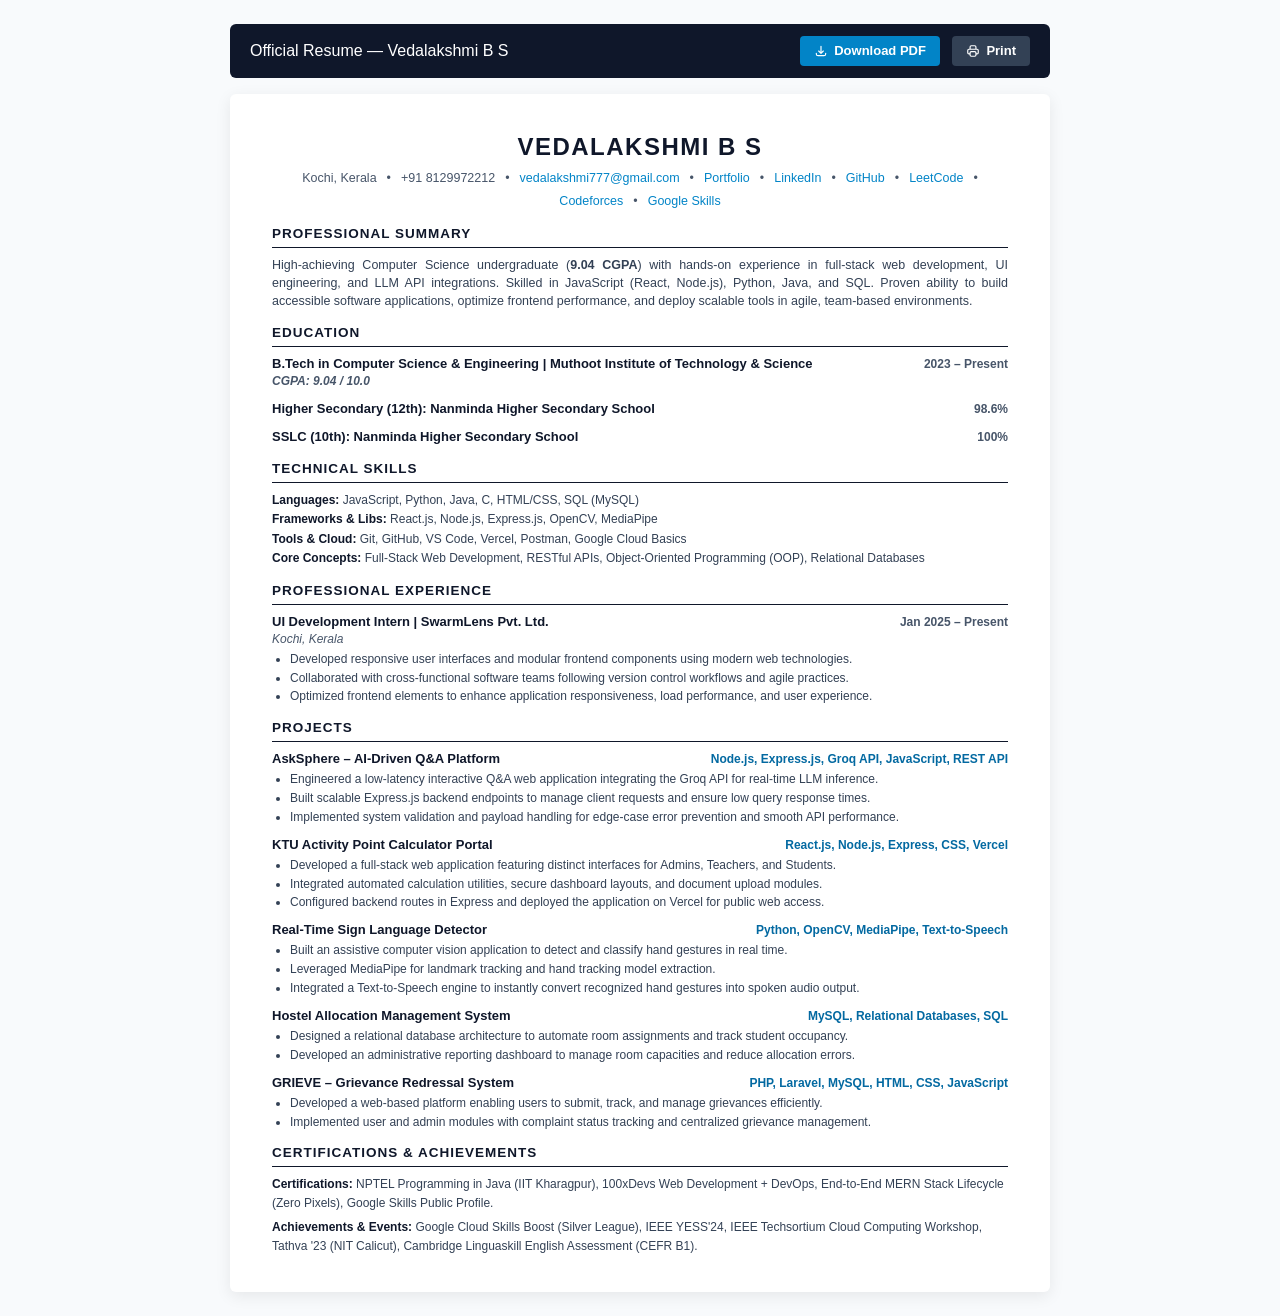
<file: assets/docs/resume.html>
<!DOCTYPE html>
<html lang="en">
<head>
  <meta charset="UTF-8">
  <meta name="viewport" content="width=device-width, initial-scale=1.0">
  <title>Vedalakshmi B S - Resume</title>
  <style>
    @page {
      size: A4;
      margin: 14mm 16mm;
    }
    * {
      box-sizing: border-box;
      margin: 0;
      padding: 0;
    }
    body {
      font-family: 'Segoe UI', -apple-system, BlinkMacSystemFont, Arial, sans-serif;
      color: #1e293b;
      line-height: 1.4;
      background: #f8fafc;
      padding: 24px;
    }
    .page {
      max-width: 820px;
      margin: 0 auto;
      background: #ffffff;
      padding: 36px 42px;
      box-shadow: 0 4px 16px rgba(0, 0, 0, 0.08);
      border-radius: 6px;
    }
    @media print {
      body {
        background: #ffffff;
        padding: 0;
      }
      .page {
        box-shadow: none;
        padding: 0;
        max-width: 100%;
      }
      .no-print {
        display: none !important;
      }
    }
    .header {
      text-align: center;
      margin-bottom: 14px;
    }
    .header h1 {
      font-size: 24px;
      letter-spacing: 1.5px;
      font-weight: 800;
      color: #0f172a;
      margin-bottom: 6px;
      text-transform: uppercase;
    }
    .contact-links {
      font-size: 12.5px;
      color: #475569;
      display: flex;
      justify-content: center;
      align-items: center;
      flex-wrap: wrap;
      gap: 6px 10px;
    }
    .contact-links a {
      color: #0284c7;
      text-decoration: none;
    }
    .contact-links a:hover {
      text-decoration: underline;
    }
    .section {
      margin-top: 14px;
    }
    .section-title {
      font-size: 13.5px;
      font-weight: 800;
      color: #0f172a;
      text-transform: uppercase;
      letter-spacing: 1px;
      border-bottom: 1.5px solid #0f172a;
      padding-bottom: 3px;
      margin-bottom: 8px;
    }
    .summary-text {
      font-size: 12.5px;
      color: #334155;
      text-align: justify;
      line-height: 1.45;
    }
    .item {
      margin-bottom: 10px;
    }
    .item:last-child {
      margin-bottom: 0;
    }
    .item-header {
      display: flex;
      justify-content: space-between;
      align-items: baseline;
      font-size: 13px;
      font-weight: 700;
      color: #0f172a;
    }
    .item-date {
      font-size: 12px;
      color: #475569;
      font-weight: 600;
      white-space: nowrap;
    }
    .item-sub {
      display: flex;
      justify-content: space-between;
      font-size: 12px;
      color: #475569;
      margin-bottom: 3px;
      font-style: italic;
    }
    .item-tech {
      font-size: 12px;
      color: #0369a1;
      font-weight: 600;
      font-style: normal;
    }
    ul {
      list-style-type: disc;
      padding-left: 18px;
      margin-top: 3px;
    }
    li {
      font-size: 12px;
      color: #334155;
      margin-bottom: 2px;
      line-height: 1.4;
    }
    .skills-block {
      font-size: 12px;
      line-height: 1.6;
      color: #334155;
    }
    .skills-category {
      font-weight: 700;
      color: #0f172a;
    }
    .download-bar {
      max-width: 820px;
      margin: 0 auto 16px auto;
      display: flex;
      justify-content: space-between;
      align-items: center;
      background: #0f172a;
      color: #ffffff;
      padding: 12px 20px;
      border-radius: 6px;
    }
    .download-bar a {
      color: #ffffff;
      background: #0284c7;
      padding: 6px 14px;
      border-radius: 4px;
      text-decoration: none;
      font-size: 13px;
      font-weight: 600;
      display: inline-flex;
      align-items: center;
      gap: 6px;
    }
    .download-bar a:hover {
      background: #0369a1;
    }
  </style>
</head>
<body>
  <div class="download-bar no-print">
    <span>Official Resume &mdash; Vedalakshmi B S</span>
    <div>
      <a href="Vedalakshmi_B_S_Resume.pdf" download="Vedalakshmi_B_S_Resume.pdf">
        <svg width="14" height="14" fill="none" stroke="currentColor" stroke-width="2" viewBox="0 0 24 24"><path stroke-linecap="round" stroke-linejoin="round" d="M4 16v1a3 3 0 003 3h10a3 3 0 003-3v-1m-4-4l-4 4m0 0l-4-4m4 4V4"/></svg>
        Download PDF
      </a>
      <a href="javascript:window.print()" style="margin-left: 8px; background: #334155;">
        <svg width="14" height="14" fill="none" stroke="currentColor" stroke-width="2" viewBox="0 0 24 24"><path stroke-linecap="round" stroke-linejoin="round" d="M17 17h2a2 2 0 002-2v-4a2 2 0 00-2-2H5a2 2 0 00-2 2v4a2 2 0 002 2h2m2 4h6a2 2 0 002-2v-4a2 2 0 00-2-2H9a2 2 0 00-2 2v4a2 2 0 002 2zm8-12V5a2 2 0 00-2-2H9a2 2 0 00-2 2v4h10z"/></svg>
        Print
      </a>
    </div>
  </div>

  <div class="page">
    <header class="header">
      <h1>VEDALAKSHMI B S</h1>
      <div class="contact-links">
        <span>Kochi, Kerala</span>
        <span>&bull;</span>
        <span>+91 8129972212</span>
        <span>&bull;</span>
        <a href="mailto:vedalakshmi777@gmail.com">vedalakshmi777@gmail.com</a>
        <span>&bull;</span>
        <a href="https://veda1823.github.io/portfolio/" target="_blank" rel="noopener">Portfolio</a>
        <span>&bull;</span>
        <a href="https://www.linkedin.com/in/vedalakshmi-b-s-a53536385" target="_blank" rel="noopener">LinkedIn</a>
        <span>&bull;</span>
        <a href="https://github.com/veda1823" target="_blank" rel="noopener">GitHub</a>
        <span>&bull;</span>
        <a href="https://leetcode.com/u/Vedalakshmi05/" target="_blank" rel="noopener">LeetCode</a>
        <span>&bull;</span>
        <a href="https://codeforces.com/profile/Vedalakshmi" target="_blank" rel="noopener">Codeforces</a>
        <span>&bull;</span>
        <a href="https://www.skills.google/public_profiles/78771005-3f91-4b56-a97d-d9c520f4bd51" target="_blank" rel="noopener">Google Skills</a>
      </div>
    </header>

    <section class="section">
      <h2 class="section-title">PROFESSIONAL SUMMARY</h2>
      <p class="summary-text">
        High-achieving Computer Science undergraduate (<strong>9.04 CGPA</strong>) with hands-on experience in full-stack web development, UI engineering, and LLM API integrations. Skilled in JavaScript (React, Node.js), Python, Java, and SQL. Proven ability to build accessible software applications, optimize frontend performance, and deploy scalable tools in agile, team-based environments.
      </p>
    </section>

    <section class="section">
      <h2 class="section-title">EDUCATION</h2>
      <div class="item">
        <div class="item-header">
          <span>B.Tech in Computer Science &amp; Engineering | Muthoot Institute of Technology &amp; Science</span>
          <span class="item-date">2023 &ndash; Present</span>
        </div>
        <div class="item-sub">
          <span><strong>CGPA: 9.04 / 10.0</strong></span>
        </div>
      </div>
      <div class="item">
        <div class="item-header">
          <span>Higher Secondary (12th): Nanminda Higher Secondary School</span>
          <span class="item-date">98.6%</span>
        </div>
      </div>
      <div class="item">
        <div class="item-header">
          <span>SSLC (10th): Nanminda Higher Secondary School</span>
          <span class="item-date">100%</span>
        </div>
      </div>
    </section>

    <section class="section">
      <h2 class="section-title">TECHNICAL SKILLS</h2>
      <div class="skills-block">
        <div><span class="skills-category">Languages:</span> JavaScript, Python, Java, C, HTML/CSS, SQL (MySQL)</div>
        <div><span class="skills-category">Frameworks &amp; Libs:</span> React.js, Node.js, Express.js, OpenCV, MediaPipe</div>
        <div><span class="skills-category">Tools &amp; Cloud:</span> Git, GitHub, VS Code, Vercel, Postman, Google Cloud Basics</div>
        <div><span class="skills-category">Core Concepts:</span> Full-Stack Web Development, RESTful APIs, Object-Oriented Programming (OOP), Relational Databases</div>
      </div>
    </section>

    <section class="section">
      <h2 class="section-title">PROFESSIONAL EXPERIENCE</h2>
      <div class="item">
        <div class="item-header">
          <span>UI Development Intern | SwarmLens Pvt. Ltd.</span>
          <span class="item-date">Jan 2025 &ndash; Present</span>
        </div>
        <div class="item-sub">
          <span>Kochi, Kerala</span>
        </div>
        <ul>
          <li>Developed responsive user interfaces and modular frontend components using modern web technologies.</li>
          <li>Collaborated with cross-functional software teams following version control workflows and agile practices.</li>
          <li>Optimized frontend elements to enhance application responsiveness, load performance, and user experience.</li>
        </ul>
      </div>
    </section>

    <section class="section">
      <h2 class="section-title">PROJECTS</h2>
      <div class="item">
        <div class="item-header">
          <span>AskSphere &ndash; AI-Driven Q&amp;A Platform</span>
          <span class="item-tech">Node.js, Express.js, Groq API, JavaScript, REST API</span>
        </div>
        <ul>
          <li>Engineered a low-latency interactive Q&amp;A web application integrating the Groq API for real-time LLM inference.</li>
          <li>Built scalable Express.js backend endpoints to manage client requests and ensure low query response times.</li>
          <li>Implemented system validation and payload handling for edge-case error prevention and smooth API performance.</li>
        </ul>
      </div>

      <div class="item">
        <div class="item-header">
          <span>KTU Activity Point Calculator Portal</span>
          <span class="item-tech">React.js, Node.js, Express, CSS, Vercel</span>
        </div>
        <ul>
          <li>Developed a full-stack web application featuring distinct interfaces for Admins, Teachers, and Students.</li>
          <li>Integrated automated calculation utilities, secure dashboard layouts, and document upload modules.</li>
          <li>Configured backend routes in Express and deployed the application on Vercel for public web access.</li>
        </ul>
      </div>

      <div class="item">
        <div class="item-header">
          <span>Real-Time Sign Language Detector</span>
          <span class="item-tech">Python, OpenCV, MediaPipe, Text-to-Speech</span>
        </div>
        <ul>
          <li>Built an assistive computer vision application to detect and classify hand gestures in real time.</li>
          <li>Leveraged MediaPipe for landmark tracking and hand tracking model extraction.</li>
          <li>Integrated a Text-to-Speech engine to instantly convert recognized hand gestures into spoken audio output.</li>
        </ul>
      </div>

      <div class="item">
        <div class="item-header">
          <span>Hostel Allocation Management System</span>
          <span class="item-tech">MySQL, Relational Databases, SQL</span>
        </div>
        <ul>
          <li>Designed a relational database architecture to automate room assignments and track student occupancy.</li>
          <li>Developed an administrative reporting dashboard to manage room capacities and reduce allocation errors.</li>
        </ul>
      </div>

      <div class="item">
        <div class="item-header">
          <span>GRIEVE &ndash; Grievance Redressal System</span>
          <span class="item-tech">PHP, Laravel, MySQL, HTML, CSS, JavaScript</span>
        </div>
        <ul>
          <li>Developed a web-based platform enabling users to submit, track, and manage grievances efficiently.</li>
          <li>Implemented user and admin modules with complaint status tracking and centralized grievance management.</li>
        </ul>
      </div>
    </section>

    <section class="section">
      <h2 class="section-title">CERTIFICATIONS &amp; ACHIEVEMENTS</h2>
      <div class="skills-block">
        <div><span class="skills-category">Certifications:</span> NPTEL Programming in Java (IIT Kharagpur), 100xDevs Web Development + DevOps, End-to-End MERN Stack Lifecycle (Zero Pixels), Google Skills Public Profile.</div>
        <div style="margin-top: 4px;"><span class="skills-category">Achievements &amp; Events:</span> Google Cloud Skills Boost (Silver League), IEEE YESS'24, IEEE Techsortium Cloud Computing Workshop, Tathva '23 (NIT Calicut), Cambridge Linguaskill English Assessment (CEFR B1).</div>
      </div>
    </section>
  </div>
</body>
</html>
</file>
